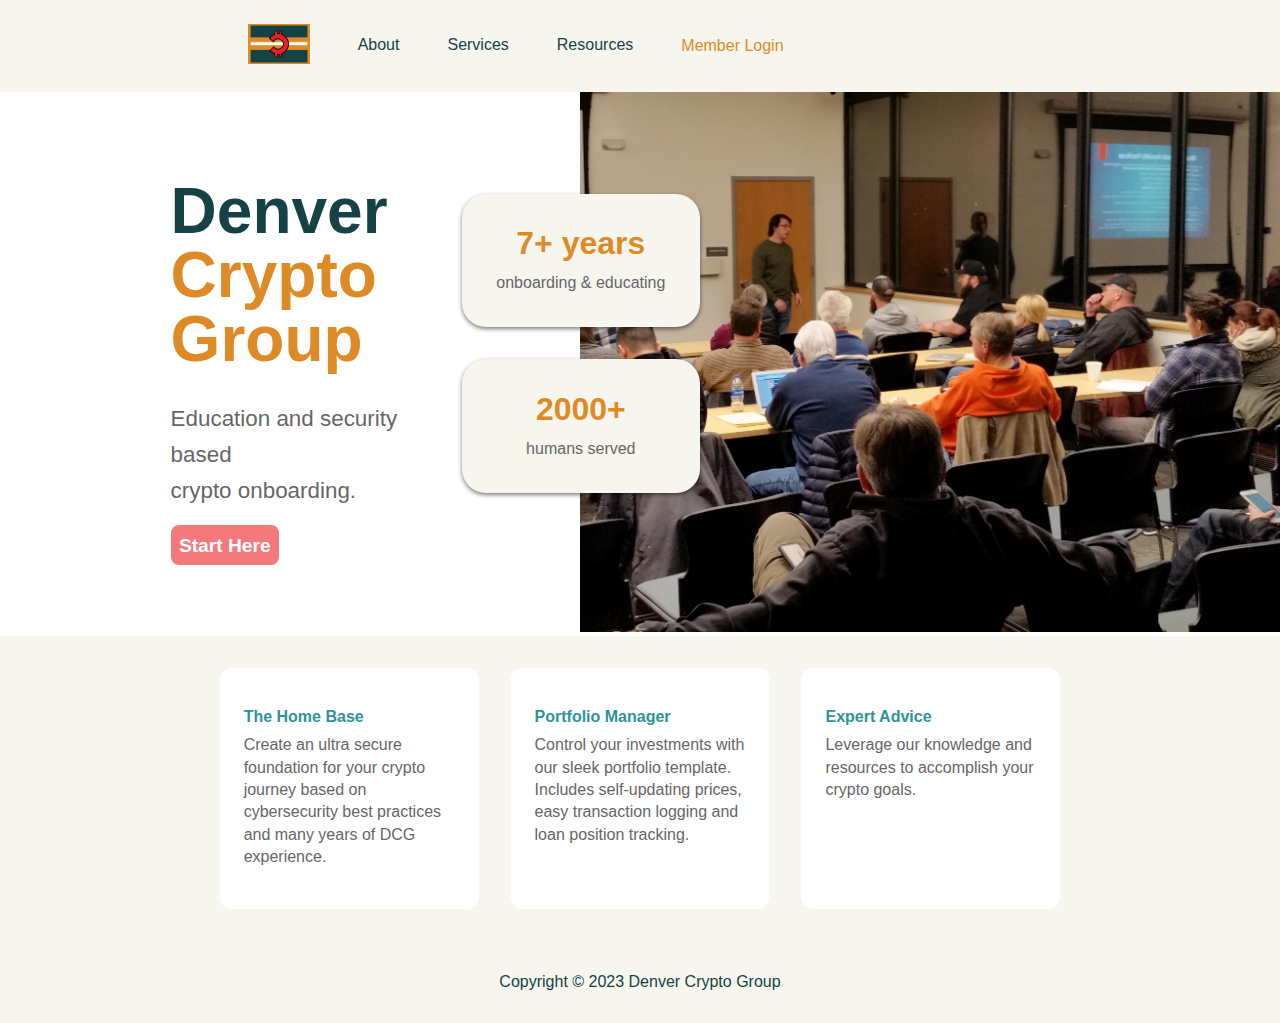
<file: index.html>
<!DOCTYPE html>
<html lang="en">
<head>
  <meta charset="UTF-8">
  <meta name="viewport" content="width=device-width, initial-scale=1.0">
  <title>Landing Page</title>
  <link rel="stylesheet" href="styles.css">
</head>
<body>

  <!-- Navigation Bar -->
  <nav class="navbar">
    <div class="navbar-logo">
      <a href="index.html"><img src="dcg_logo2.png" alt="DCG Logo" class="logo-image"></a> <!-- Logo image -->
    </div>
    <div class="navbar-links">
      <div class="nav-item">
        <a href="index_about.html">About</a>
      </div>  
      <div class="nav-item">  
        <a href="index_services.html">Services</a>
      </div>
      <div class="nav-item">
        <a href="index_resources.html">Resources</a>
        <div class="submenu">
          <a href="index_homebase.html">Homebase</a>
          <a href="index_portemp.html">Portfolio</a>
        </div>
        <!-- More submenu items -->
      </div>
        <a href="index_members.html" class="apply-link">Member Login</a>
      </div>
    </div>
  </nav>

  <!--1st Body Section -->
  <section class="body-section">
    <div class="text-block">
      <h1 class="section-title">Denver<br><span class="highlight">Crypto Group</span></h1>
      <p class="subheadline">Education and security based <br>crypto onboarding.</p>
 <!-- <p class="headline">Learn from the best</p> -->
      <a href="index_homebase.html" class="cta-button">Start Here</a>
    </div>

    <!-- New parent container for image and stat cards -->
    <div class="image-stats-container">
      <div class="image-block">
        <img src="dcgmeetup_2.2.jpg" alt="Audience learning about blockchain">
      </div>
      <!-- Stat Cards Overlay -->
      <div class="stats-overlay">
        <div class="stats-card">
          <h3>7+ years</h3>
          <p>onboarding & educating</p>
        </div>
        <div class="stats-card">
          <h3>2000+</h3>
          <p>humans served</p>
        </div>
      </div>
  </section>
    <!-- New Section with Cards -->
  <section class="cards-section">
    <div class="card">
      <a href="index_homebase.html" class="card-link">
        <h3>The Home Base</h3>
        <p>Create an ultra secure foundation for your crypto journey based on cybersecurity best practices and many years of DCG experience.</p>
      </a>
    </div>
    <div class="card">
      <a href="index_homebase.html" class="card-link">
        <h3>Portfolio Manager</h3>
        <p>Control your investments with our sleek portfolio template. Includes self-updating prices, easy transaction logging and loan position tracking.</p>
      </a>
    </div>
    <div class="card">
      <a href="index_homebase.html" class="card-link">
        <h3>Expert Advice</h3>
        <p>Leverage our knowledge and resources to accomplish your crypto goals.</p>
      </a>
    </div>
  </section>

  <!-- Footer -->
  <footer class="footer">
    <p>Copyright © 2023 Denver Crypto Group</p>
  </footer>

</body>
</html>
</file>
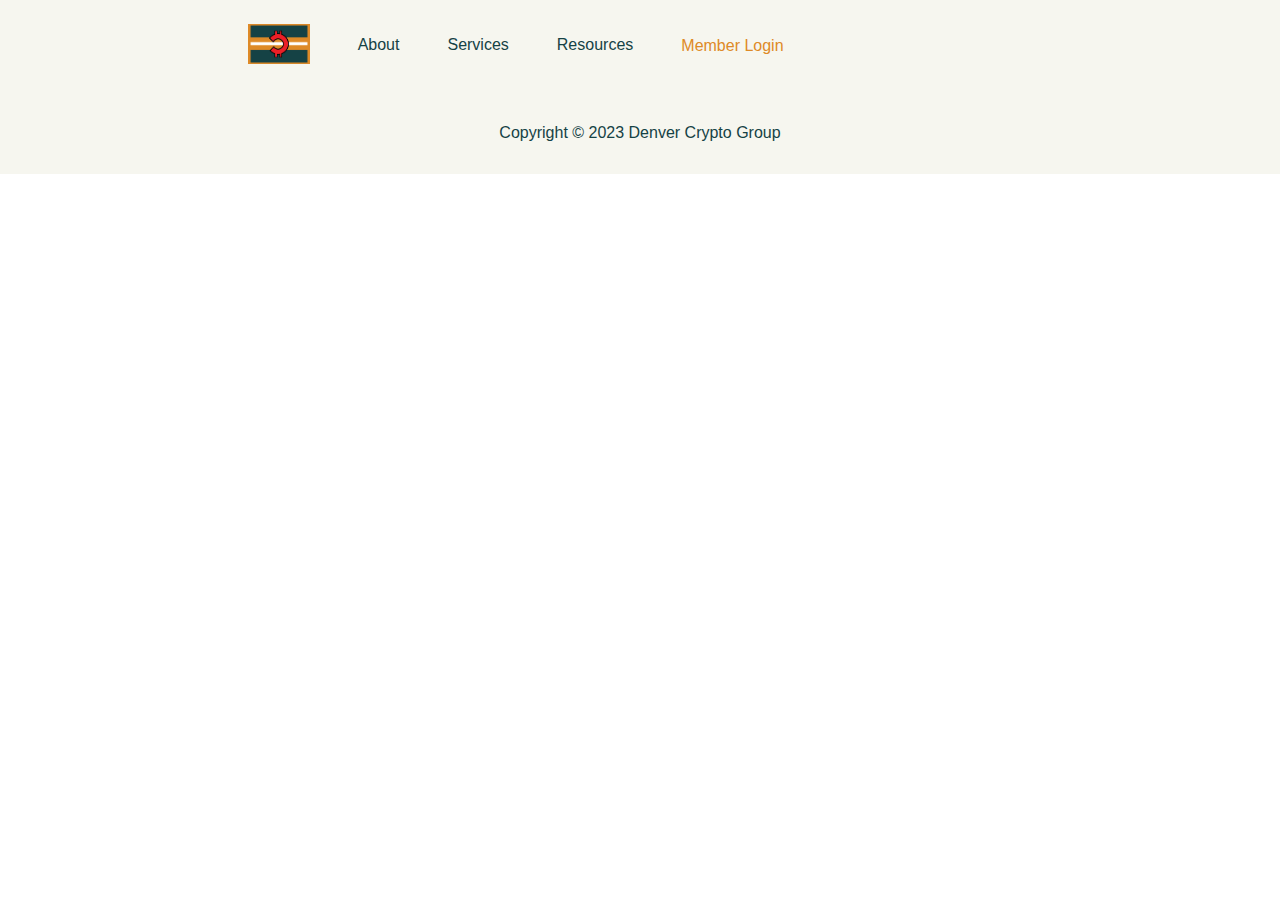
<file: index_about.html>
<!DOCTYPE html>
<html lang="en">
<head>
  <meta charset="UTF-8">
  <meta name="viewport" content="width=device-width, initial-scale=1.0">
  <title>Landing Page</title>
  <link rel="stylesheet" href="styles.css">
</head>
<body>

  <!-- Navigation Bar -->
  <nav class="navbar">
    <div class="navbar-logo">
      <a href="index.html"><img src="dcg_logo2.png" alt="DCG Logo" class="logo-image"></a> <!-- Logo image -->
    </div>
    <div class="navbar-links">
      <div class="nav-item">
        <a href="index_about.html">About</a>
      </div>  
      <div class="nav-item">  
        <a href="index_services.html">Services</a>
      </div>
      <div class="nav-item">
        <a href="index_resources.html">Resources</a>
        <div class="submenu">
          <a href="index_homebase.html">Homebase</a>
          <a href="index_portemp.html">Portfolio</a>
        </div>
        <!-- More submenu items -->
      </div>
        <a href="index_members.html" class="apply-link">Member Login</a>
      </div>
    </div>
  </nav>

  <!--1st Body Section -->
  <!--section class="body-section">
    <div class="text-block">
      <h1 class="section-title">Denver<br><span class="highlight">Crypto Group</span></h1>
      <p class="subheadline">Education and security based <br>crypto onboarding.</p>
 <!-- <p class="headline">Learn from the best</p> -->
      <!--a href="#" class="cta-button">Start Here</a>
    </div-->

  <!-- Footer -->
  <footer class="footer">
    <p>Copyright © 2023 Denver Crypto Group</p>
  </footer>

</body>
</html>
</file>
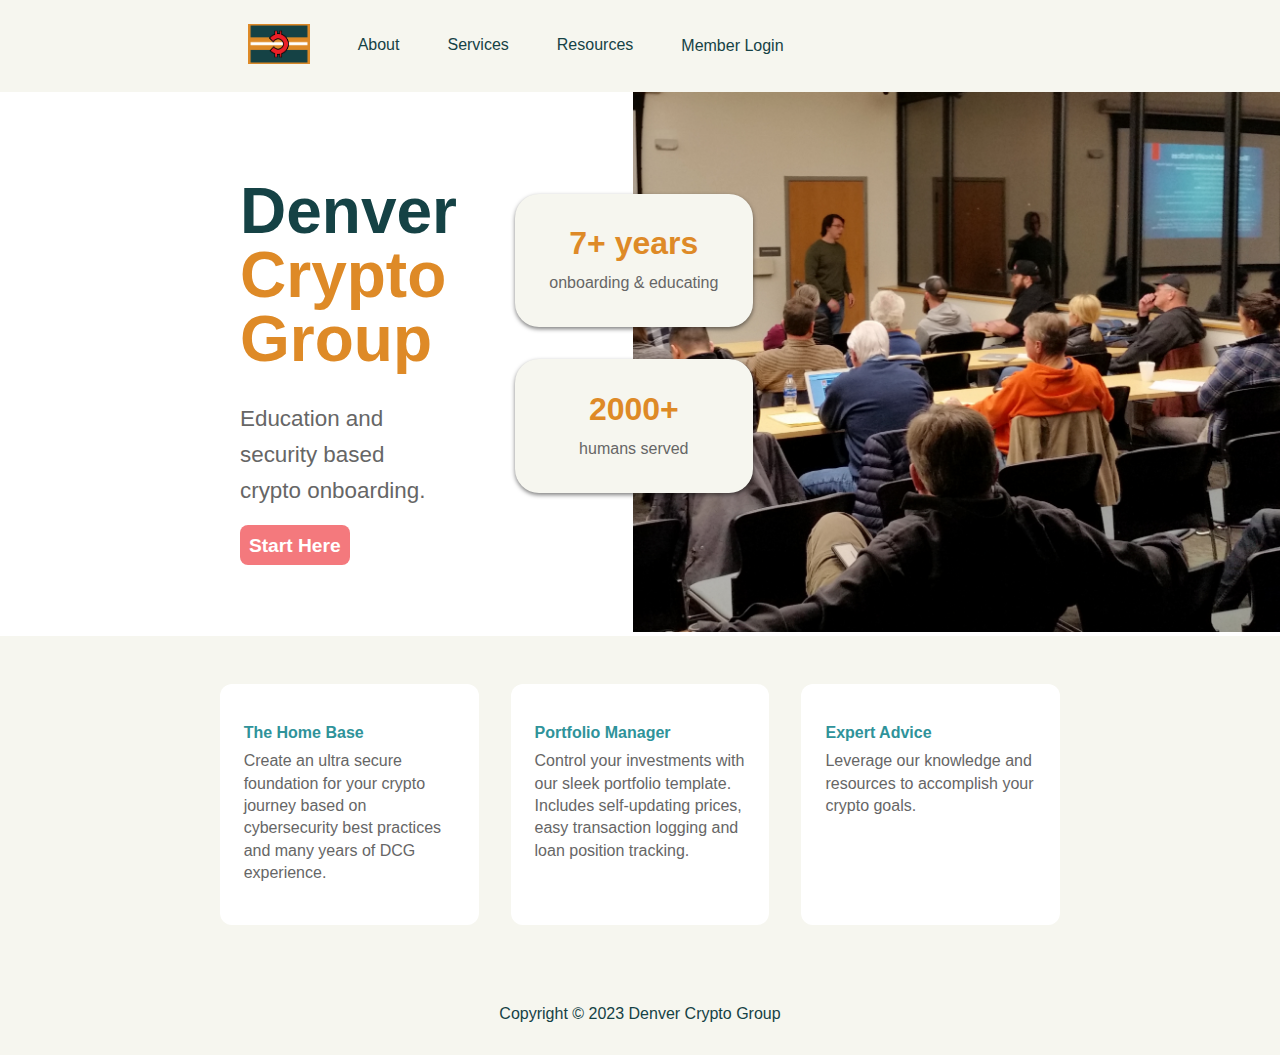
<file: v2_index.html>
<!DOCTYPE html>
<html lang="en">
<head>
  <meta charset="UTF-8">
  <meta name="viewport" content="width=device-width, initial-scale=1.0">
  <title>Landing Page</title>
  <link rel="stylesheet" href="v2_styles.css">
</head>
<body>

  <!-- Navigation Bar -->
  <nav class="navbar">
    <div class="navbar-logo">
      <a href="v2_index.html"><img src="dcg_logo2.png" alt="DCG Logo" class="logo-image"></a> <!-- Logo image -->
    </div>
    <div class="navbar-links">
      <div class="nav-item">
        <a href="v2_index_about.html">About</a>
      </div>  
      <div class="nav-item">  
        <a href="v2_index_services.html">Services</a>
      </div>
      <div class="nav-item">
        <a href="v2_index_resources.html">Resources</a>
        <div class="submenu">
          <a href="v2_index_homebase.html">Homebase</a>
          <a href="v2_index_portemp.html">Portfolio</a>
        </div>
        <!-- More submenu items -->
      </div>
        <a href="v2_index_members.html" class="apply-link">Member Login</a>
      </div>
    </div>
  </nav>

  <!--1st Body Section -->
  <section class="body-section">
    <div class="text-block">
      <h1 class="section-title">Denver<br><span class="highlight">Crypto Group</span></h1>
      <p class="subheadline">Education and security based <br>crypto onboarding.</p>
 <!-- <p class="headline">Learn from the best</p> -->
      <a href="#" class="cta-button">Start Here</a>
    </div>

    <!-- New parent container for image and stat cards -->
    <div class="image-stats-container">
      <div class="image-block">
        <img src="dcgmeetup_2.2.jpg" alt="Audience learning about blockchain">
      </div>
      <!-- Stat Cards Overlay -->
      <div class="stats-overlay">
        <div class="stats-card">
          <h3>7+ years</h3>
          <p>onboarding & educating</p>
        </div>
        <div class="stats-card">
          <h3>2000+</h3>
          <p>humans served</p>
        </div>
      </div>
  </section>
    <!-- New Section with Cards -->
  <section class="cards-section">
    <div class="card">
      <a href="v2_index_homebase.html" class="card-link">
        <h3>The Home Base</h3>
        <p>Create an ultra secure foundation for your crypto journey based on cybersecurity best practices and many years of DCG experience.</p>
      </a>
    </div>
    <div class="card">
      <a href="v2_index_homebase.html" class="card-link">
        <h3>Portfolio Manager</h3>
        <p>Control your investments with our sleek portfolio template. Includes self-updating prices, easy transaction logging and loan position tracking.</p>
      </a>
    </div>
    <div class="card">
      <a href="v2_index_homebase.html" class="card-link">
        <h3>Expert Advice</h3>
        <p>Leverage our knowledge and resources to accomplish your crypto goals.</p>
      </a>
    </div>
  </section>

  <!-- Footer -->
  <footer class="footer">
    <p>Copyright © 2023 Denver Crypto Group</p>
  </footer>

</body>
</html>
</file>
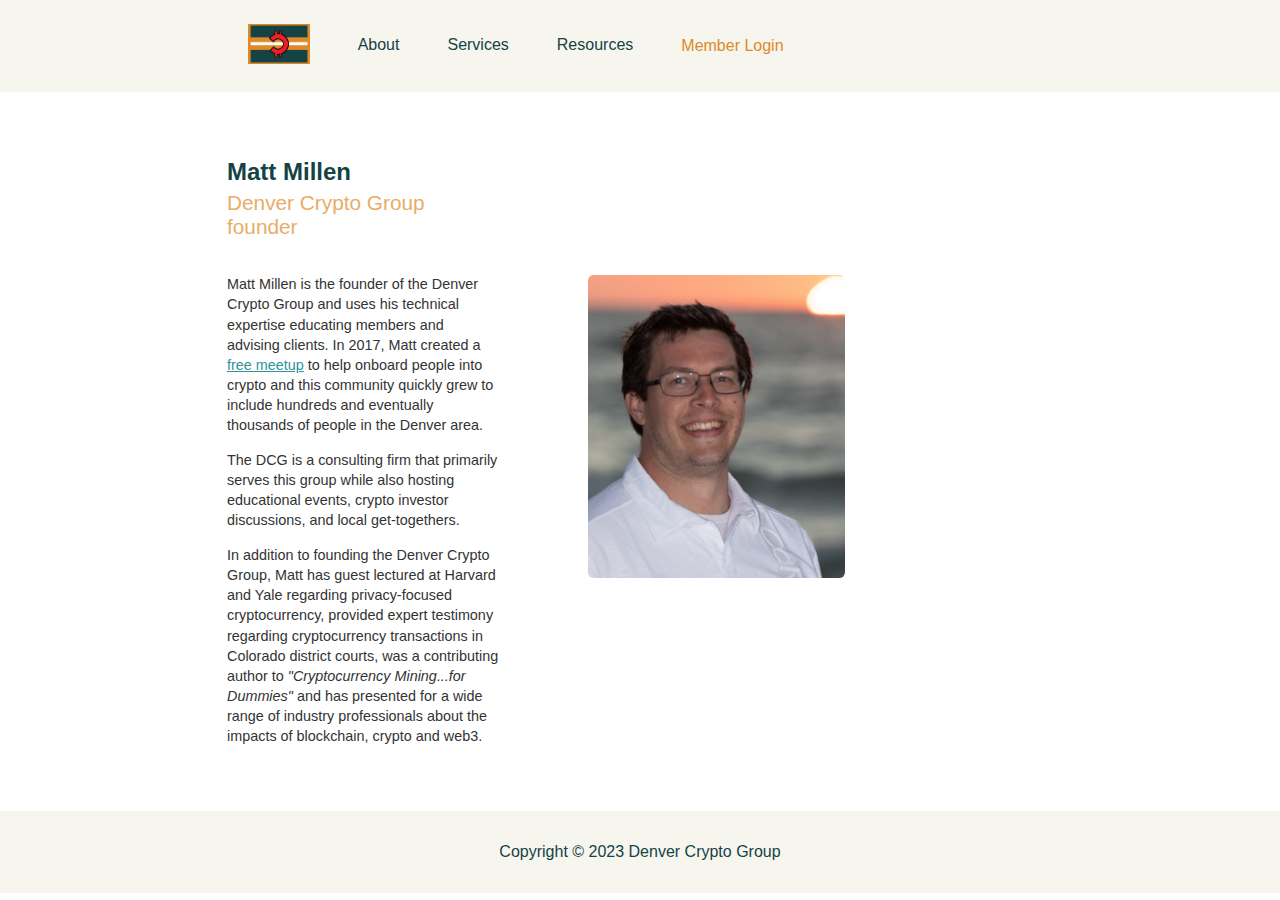
<file: v2_index_about.html>
<!DOCTYPE html>
<html lang="en">
<head>
  <meta charset="UTF-8">
  <meta name="viewport" content="width=device-width, initial-scale=1.0">
  <title>Denver Crypto Services</title>
  <link rel="stylesheet" href="styles.css">
</head>
<body>

  <!-- Navigation Bar -->
  <nav class="navbar">
    <div class="hamburger-menu" onclick="toggleMenu()">
      <div class="bar"></div>
      <div class="bar"></div>
      <div class="bar"></div>
    </div>
    <div class="navbar-logo">
      <a href="index.html"><img src="dcg_logo2.png" alt="DCG Logo" class="logo-image"></a> <!-- Logo image -->
    </div>
    <div class="navbar-links">
      <div class="nav-item">
        <a href="v2_index_about.html">About</a>
      </div>  
      <div class="nav-item">  
        <a href="v2_index_services.html" onclick="toggleSubmenu('services-submenu');">Services</a>
        <div class="submenu" id="services-submenu">
          <a href="v2_index_services.html#homebase">Training</a>
          <a href="v2_index_services.html#expert">Advising</a>
          <a href="v2_index_services.html#speaker">Speaking</a>
        </div>
      </div>
      <div class="nav-item">
        <a href="v2_index_resources.html" onclick="toggleSubmenu('resources-submenu');">Resources</a>
        <div class="submenu" id="resources-submenu">
          <a href="v2_index_resources.html#portfolio">Portfolio</a>
          <a href="v2_index_resources.html#guide">Guide</a>
          <a href="v2_index_resources.html#news">News</a>
        </div>
      </div>
      <div class="nav-item">
        <!--a href="v2_index_events.html">Events</a-->
      </div>  
        <a href="v2_index_members.html" class="apply-link">Member Login</a>
      </div>
    </div>
  </nav>

  <!--1st Body Section -->
    <section class="executive-profile">
        <div class="profile-content">
            <h1>Matt Millen</h1>
            <h2>Denver Crypto Group founder</h2>
            <p>
                Matt Millen is the founder of the Denver Crypto Group and uses his technical expertise educating 
                members and advising clients. In 2017, Matt created a <a href="https://www.meetup.com/denver-crypto-group/" target="_blank" rel="noopener noreferrer">free meetup</a> to help onboard people 
                into crypto and this community quickly grew to include hundreds and eventually thousands 
                of people in the Denver area. 
            </p>    
            <p> The DCG is a consulting firm that primarily serves this group while also hosting educational
                events, crypto investor discussions, and local get-togethers.
            </p>
            <p>    
                In addition to founding the Denver Crypto Group, Matt has guest lectured at Harvard and Yale regarding
                privacy-focused cryptocurrency, provided expert testimony regarding cryptocurrency transactions in 
                Colorado district courts, was a contributing author to <i> "Cryptocurrency Mining...for Dummies" </i> and 
                has presented for a wide range of industry professionals about the impacts of blockchain, crypto and web3. 
                <!-- More content... -->
            </p>
        </div>
        <div class="profile-image">
            <img src="mm_headshot.jpg" alt="mm headshot">
        </div>
    </section>

  <!-- Footer -->
  <footer class="footer">
    <p>Copyright © 2023 Denver Crypto Group</p>
  </footer>

<script>
function toggleMenu() {
  var links = document.querySelector('.navbar .navbar-links');
  if (links.style.display === 'flex') {
    links.style.display = 'none';
  } else {
    links.style.display = 'flex';
  }
}

// Function to toggle submenus
function toggleSubmenu(submenuId) {
  var submenu = document.getElementById(submenuId);
  if (submenu.style.display === 'block') {
    submenu.style.display = 'none';
  } else {
    submenu.style.display = 'block';
  }
  // Prevent the main menu from closing when a submenu is clicked
  event.stopPropagation();
}
</script>

</body>
</html>
</file>
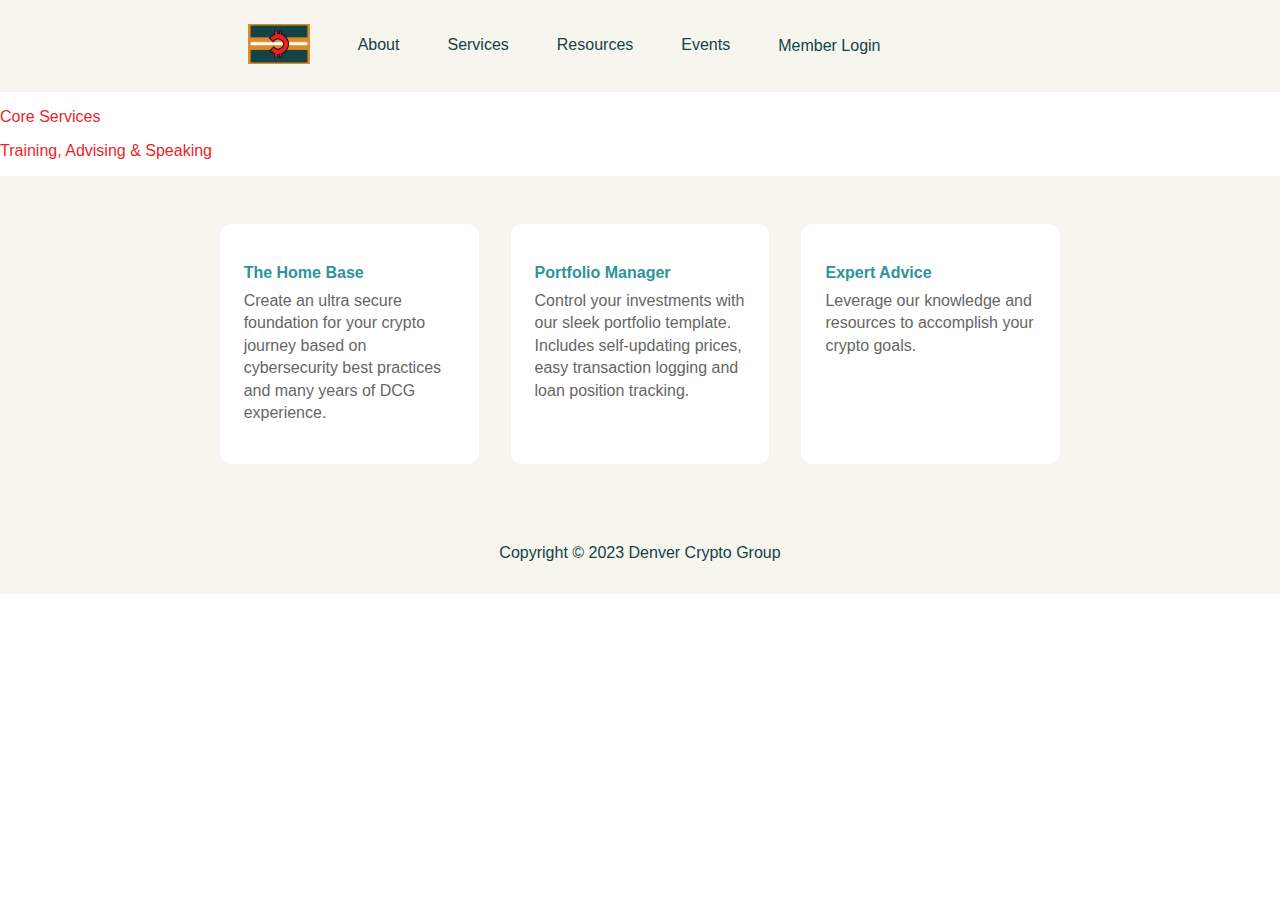
<file: v2_index_events.html>
<!DOCTYPE html>
<html lang="en">
<head>
  <meta charset="UTF-8">
  <meta name="viewport" content="width=device-width, initial-scale=1.0">
  <title>Denver Crypto Services</title>
  <link rel="stylesheet" href="v2_styles.css">
</head>
<body>

  <!-- Navigation Bar -->
  <nav class="navbar">
    <div class="hamburger-menu" onclick="toggleMenu()">
      <div class="bar"></div>
      <div class="bar"></div>
      <div class="bar"></div>
    </div>
    <div class="navbar-logo">
      <a href="v2_index.html"><img src="dcg_logo2.png" alt="DCG Logo" class="logo-image"></a> <!-- Logo image -->
    </div>
    <div class="navbar-links">
      <div class="nav-item">
        <a href="v2_index_about.html">About</a>
      </div>  
      <div class="nav-item">  
        <a href="v2_index_services.html" onclick="toggleSubmenu('services-submenu');">Services</a>
        <div class="submenu" id="services-submenu">
          <a href="v2_index_homebase.html">Training</a>
          <a href="v2_index_portemp.html">Advising</a>
          <a href="v2_index_portemp.html">Speaking</a>
        </div>
      </div>
      <div class="nav-item">
        <a href="v2_index_resources.html">Resources</a>
      </div>
      <div class="nav-item">
        <a href="v2_index_events.html">Events</a>
      </div>  
        <a href="v2_index_members.html" class="apply-link">Member Login</a>
      </div>
    </div>
  </nav>

  <!--1st Body Section -->
  <section class="full-width-image-section">
    <!--img src="dcgmeetup_3.jpeg" alt="denver crypto group class" class="full-width-image"-->  <!-- Image is now set as a background in the CSS -->
    <div class="overlay-text-boxes">
      <div class="text-box" id="text-box-1">
        <p>Core Services</p>
      </div>
      <div class="text-box" id="text-box-2">
        <p>Training, Advising & Speaking</p>
      </div>
    </div>
  </section>
  
  <!-- New Section with Cards -->
  <section class="cards-section">
    <div class="card">
      <a href="v2_index_homebase.html" class="card-link">
        <h3>The Home Base</h3>
        <p>Create an ultra secure foundation for your crypto journey based on cybersecurity best practices and many years of DCG experience.</p>
      </a>
    </div>
    <div class="card">
      <a href="v2_index_homebase.html" class="card-link">
        <h3>Portfolio Manager</h3>
        <p>Control your investments with our sleek portfolio template. Includes self-updating prices, easy transaction logging and loan position tracking.</p>
      </a>
    </div>
    <div class="card">
      <a href="v2_index_homebase.html" class="card-link">
        <h3>Expert Advice</h3>
        <p>Leverage our knowledge and resources to accomplish your crypto goals.</p>
      </a>
    </div>
  </section>

  <!-- Footer -->
  <footer class="footer">
    <p>Copyright © 2023 Denver Crypto Group</p>
  </footer>

<script>
function toggleMenu() {
  var links = document.querySelector('.navbar .navbar-links');
  if (links.style.display === 'flex') {
    links.style.display = 'none';
  } else {
    links.style.display = 'flex';
  }
}

// Function to toggle submenus
function toggleSubmenu(submenuId) {
  var submenu = document.getElementById(submenuId);
  if (submenu.style.display === 'block') {
    submenu.style.display = 'none';
  } else {
    submenu.style.display = 'block';
  }
  // Prevent the main menu from closing when a submenu is clicked
  event.stopPropagation();
}
</script>

</body>
</html>
</file>
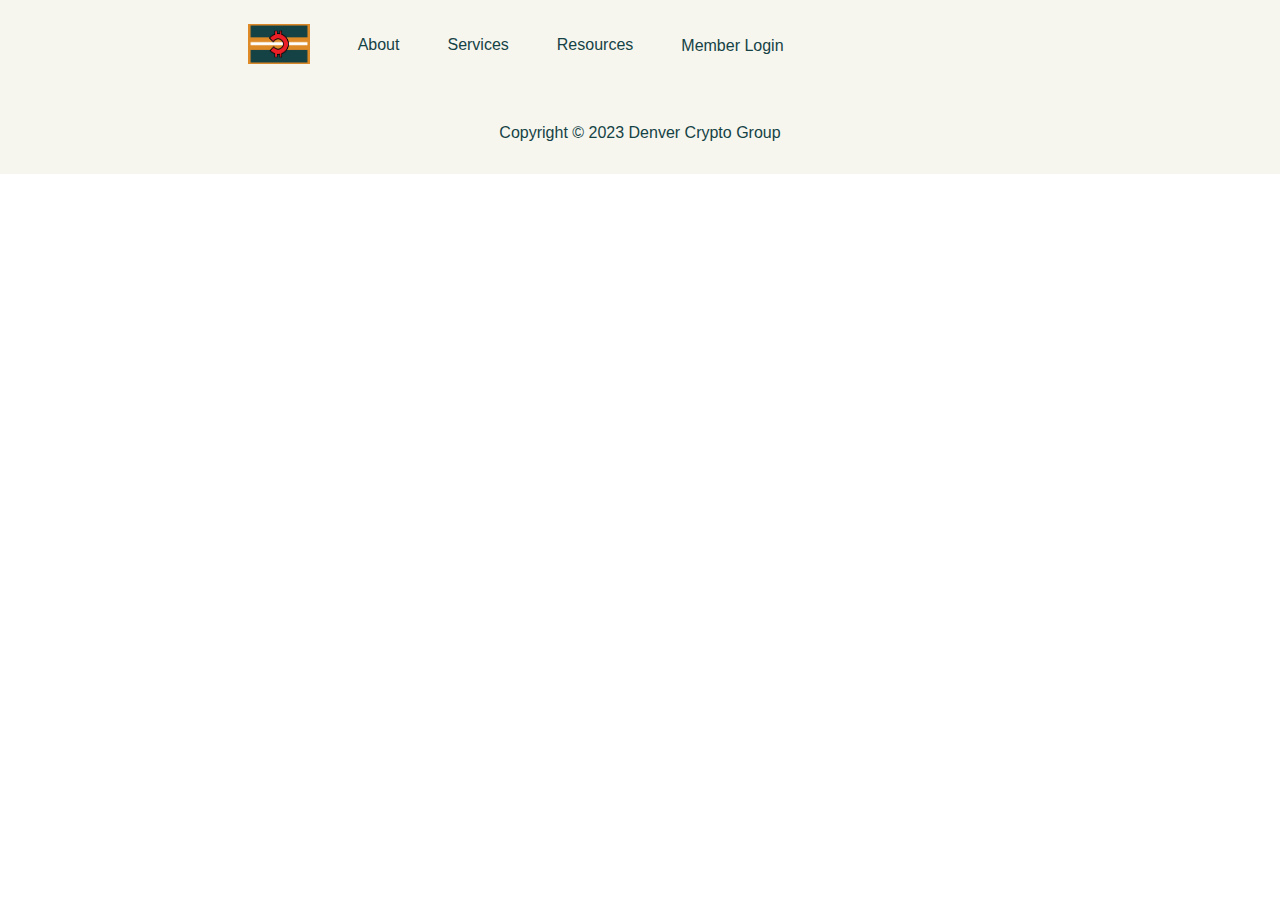
<file: v2_index_homebase.html>
<!DOCTYPE html>
<html lang="en">
<head>
  <meta charset="UTF-8">
  <meta name="viewport" content="width=device-width, initial-scale=1.0">
  <title>Landing Page</title>
  <link rel="stylesheet" href="v2_styles.css">
</head>
<body>

  <!-- Navigation Bar -->
  <nav class="navbar">
    <div class="navbar-logo">
      <a href="v2_index.html"><img src="dcg_logo2.png" alt="DCG Logo" class="logo-image"></a> <!-- Logo image -->
    </div>
    <div class="navbar-links">
      <div class="nav-item">
        <a href="v2_index_about.html">About</a>
      </div>  
      <div class="nav-item">  
        <a href="v2_index_services.html">Services</a>
      </div>
      <div class="nav-item">
        <a href="v2_index_resources.html">Resources</a>
        <div class="submenu">
          <a href="v2_index_homebase.html">Homebase</a>
          <a href="v2_index_portemp.html">Portfolio</a>
        </div>
        <!-- More submenu items -->
      </div>
        <a href="v2_index_members.html" class="apply-link">Member Login</a>
      </div>
    </div>
  </nav>

  <!--1st Body Section -->
  <!--section class="body-section">
    <div class="text-block">
      <h1 class="section-title">Denver<br><span class="highlight">Crypto Group</span></h1>
      <p class="subheadline">Education and security based <br>crypto onboarding.</p>
 <!-- <p class="headline">Learn from the best</p> -->
      <!--a href="#" class="cta-button">Start Here</a>
    </div-->

  <!-- Footer -->
  <footer class="footer">
    <p>Copyright © 2023 Denver Crypto Group</p>
  </footer>

</body>
</html>
</file>
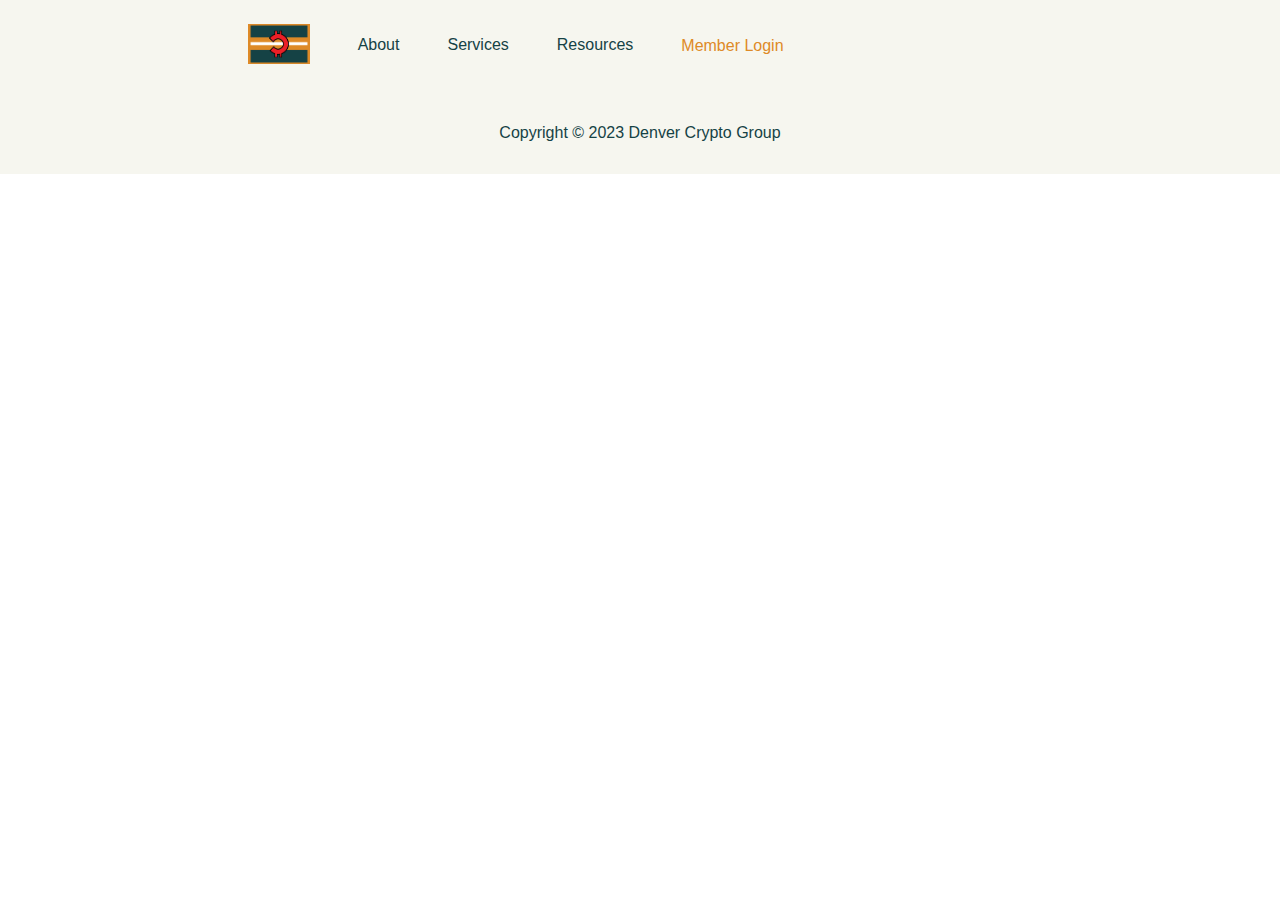
<file: v2_index_members.html>
<!DOCTYPE html>
<html lang="en">
<head>
  <meta charset="UTF-8">
  <meta name="viewport" content="width=device-width, initial-scale=1.0">
  <title>Denver Crypto Services</title>
  <link rel="stylesheet" href="styles.css">
</head>
<body>

  <!-- Navigation Bar -->
  <nav class="navbar">
    <div class="hamburger-menu" onclick="toggleMenu()">
      <div class="bar"></div>
      <div class="bar"></div>
      <div class="bar"></div>
    </div>
    <div class="navbar-logo">
      <a href="index.html"><img src="dcg_logo2.png" alt="DCG Logo" class="logo-image"></a> <!-- Logo image -->
    </div>
    <div class="navbar-links">
      <div class="nav-item">
        <a href="v2_index_about.html">About</a>
      </div>  
      <div class="nav-item">  
        <a href="v2_index_services.html" onclick="toggleSubmenu('services-submenu');">Services</a>
        <div class="submenu" id="services-submenu">
          <a href="v2_index_services.html#homebase">Training</a>
          <a href="v2_index_services.html#expert">Advising</a>
          <a href="v2_index_services.html#speaker">Speaking</a>
        </div>
      </div>
      <div class="nav-item">
        <a href="v2_index_resources.html" onclick="toggleSubmenu('resources-submenu');">Resources</a>
        <div class="submenu" id="resources-submenu">
          <a href="v2_index_resources.html#portfolio">Portfolio</a>
          <a href="v2_index_resources.html#guide">Guide</a>
          <a href="v2_index_resources.html#news">News</a>
        </div>
      </div>
      <div class="nav-item">
        <!--a href="v2_index_events.html">Events</a-->
      </div>  
        <a href="v2_index_members.html" class="apply-link">Member Login</a>
      </div>
    </div>
  </nav>

  <!--1st Body Section -->
  <!--section class="body-section">
    <div class="text-block">
      <h1 class="section-title">Denver<br><span class="highlight">Crypto Group</span></h1>
      <p class="subheadline">Education and security based <br>crypto onboarding.</p>
 <!-- <p class="headline">Learn from the best</p> -->
      <!--a href="#" class="cta-button">Start Here</a>
    </div-->

  <!-- Footer -->
  <footer class="footer">
    <p>Copyright © 2023 Denver Crypto Group</p>
  </footer>

</body>
</html>
</file>
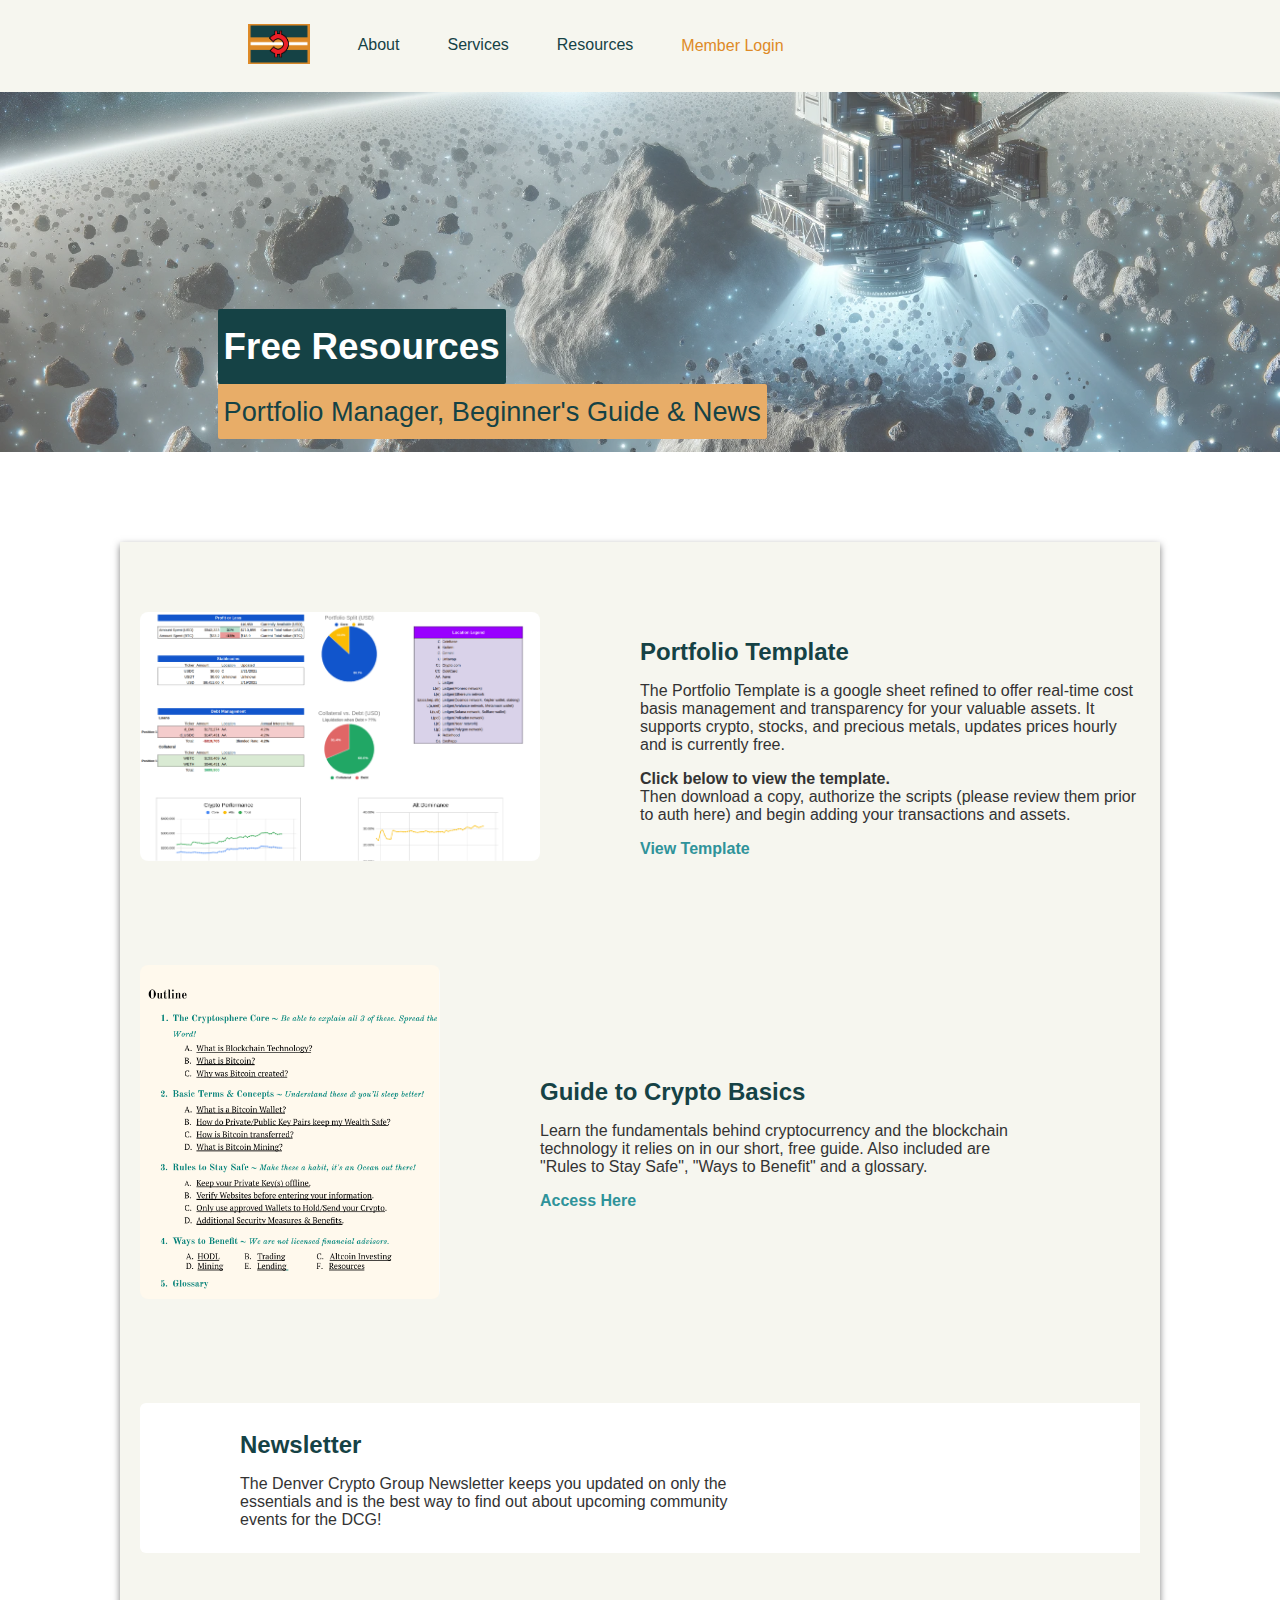
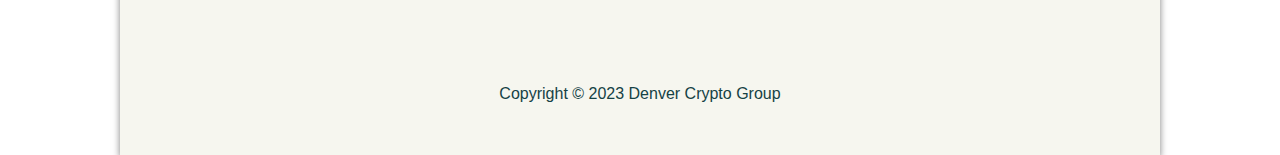
<file: v2_index_resources.html>
<!DOCTYPE html>
<html lang="en">
<head>
  <meta charset="UTF-8">
  <meta name="viewport" content="width=device-width, initial-scale=1.0">
  <title>Denver Crypto Services</title>
  <link rel="stylesheet" href="styles.css">
</head>
<body>

  <!-- Navigation Bar -->
  <nav class="navbar">
    <div class="hamburger-menu" onclick="toggleMenu()">
      <div class="bar"></div>
      <div class="bar"></div>
      <div class="bar"></div>
    </div>
    <div class="navbar-logo">
      <a href="index.html"><img src="dcg_logo2.png" alt="DCG Logo" class="logo-image"></a> <!-- Logo image -->
    </div>
    <div class="navbar-links">
      <div class="nav-item">
        <a href="v2_index_about.html">About</a>
      </div>  
      <div class="nav-item">  
        <a href="v2_index_services.html" onclick="toggleSubmenu('services-submenu');">Services</a>
        <div class="submenu" id="services-submenu">
          <a href="v2_index_services.html#homebase">Training</a>
          <a href="v2_index_services.html#expert">Advising</a>
          <a href="v2_index_services.html#speaker">Speaking</a>
        </div>
      </div>
      <div class="nav-item">
        <a href="v2_index_resources.html" onclick="toggleSubmenu('resources-submenu');">Resources</a>
        <div class="submenu" id="resources-submenu">
          <a href="v2_index_resources.html#portfolio">Portfolio</a>
          <a href="v2_index_resources.html#guide">Guide</a>
          <a href="v2_index_resources.html#news">News</a>
        </div>
      </div>
      <div class="nav-item">
        <!--a href="v2_index_events.html">Events</a-->
      </div>  
        <a href="v2_index_members.html" class="apply-link">Member Login</a>
      </div>
    </div>
  </nav>

  <!--1st Body Section -->
  <section class="full-width-image-section-resources">
    <img src="dcg_asteroidresources_1.4.png" alt="denver crypto resources" class="full-width-image">
    <div class="overlay-text-boxes">
      <div class="text-box" id="text-box-1">
        <p>Free Resources</p>
      </div>
      <div class="text-box" id="text-box-2">
        <p>Portfolio Manager, Beginner's Guide & News</p>
      </div>
    </div>
  </section>
  
  <div class="resources-container">
    <section class="info-section-resources" id="portfolio">
    <div class="info-image-resources">
        <img src="dcg_portfolioss.png" alt="dcg portfolio template">
    </div>
    <div class="info-content-resources">
        <h2>Portfolio Template</h2>
        <p>The Portfolio Template is a google sheet refined to offer real-time cost basis management and transparency for your valuable assets. It supports crypto, stocks, and precious metals, updates prices hourly and is currently free.</p> 
        <p><b>Click below to view the template.</b> <br>Then download a copy, authorize the scripts (please review them prior to auth here) and begin adding your transactions and assets.</p>
        <div class="info-links">
            <a href="https://docs.google.com/spreadsheets/d/16Asan33eLTpsQhomK6n-uLbt5V-k3gyppVz4GmuDMts/edit?usp=sharing">View Template</a>
        </div>
    </div>
    </section>
    
  <!--div class="info-section-title">
      <h1>Advising</h1>
  </div -->
 
<!--Resources Body section -->
  <section class="info-section-resources" id="guide"> 
    <div class="info-image">
        <img src="dcg_guide1.1.png" alt="beginner guide">
    </div>
    <div class="info-content-resources">
        <h2>Guide to Crypto Basics</h2>
        <p>Learn the fundamentals behind cryptocurrency and the blockchain technology it relies on in our short, free guide. Also included are "Rules to Stay Safe", "Ways to Benefit" and a glossary.  </p>
        <div class="info-links">
            <a href="https://docs.google.com/document/d/1Yna9iNZYcKmi6DHHED9kn8n8hmLSO96DyJULlVMjQcY/edit?usp=sharing">Access Here</a>
        </div>
    </div>
  </section>
  
  <section class="info-section-resources" id="news">
    <div class="info-content-resources">
        <h2>Newsletter</h2>
        <p>The Denver Crypto Group Newsletter keeps you updated on only the essentials and is the best way to find out about upcoming community events for the DCG!</p>
    </div>
    <iframe src="https://denvercrypto.substack.com/embed" width="480" height="150" style="border:0px solid #EEE; background:white;" frameborder="0" scrolling="no"></iframe>
  </section>
  
  
  <!-- Footer -->
  <footer class="footer">
    <p>Copyright © 2023 Denver Crypto Group</p>
  </footer>

<script>
function toggleMenu() {
  var links = document.querySelector('.navbar .navbar-links');
  if (links.style.display === 'flex') {
    links.style.display = 'none';
  } else {
    links.style.display = 'flex';
  }
}

// Function to toggle submenus
function toggleSubmenu(submenuId) {
  var submenu = document.getElementById(submenuId);
  if (submenu.style.display === 'block') {
    submenu.style.display = 'none';
  } else {
    submenu.style.display = 'block';
  }
  // Prevent the main menu from closing when a submenu is clicked
  event.stopPropagation();
}
</script>

</body>
</html>
</file>
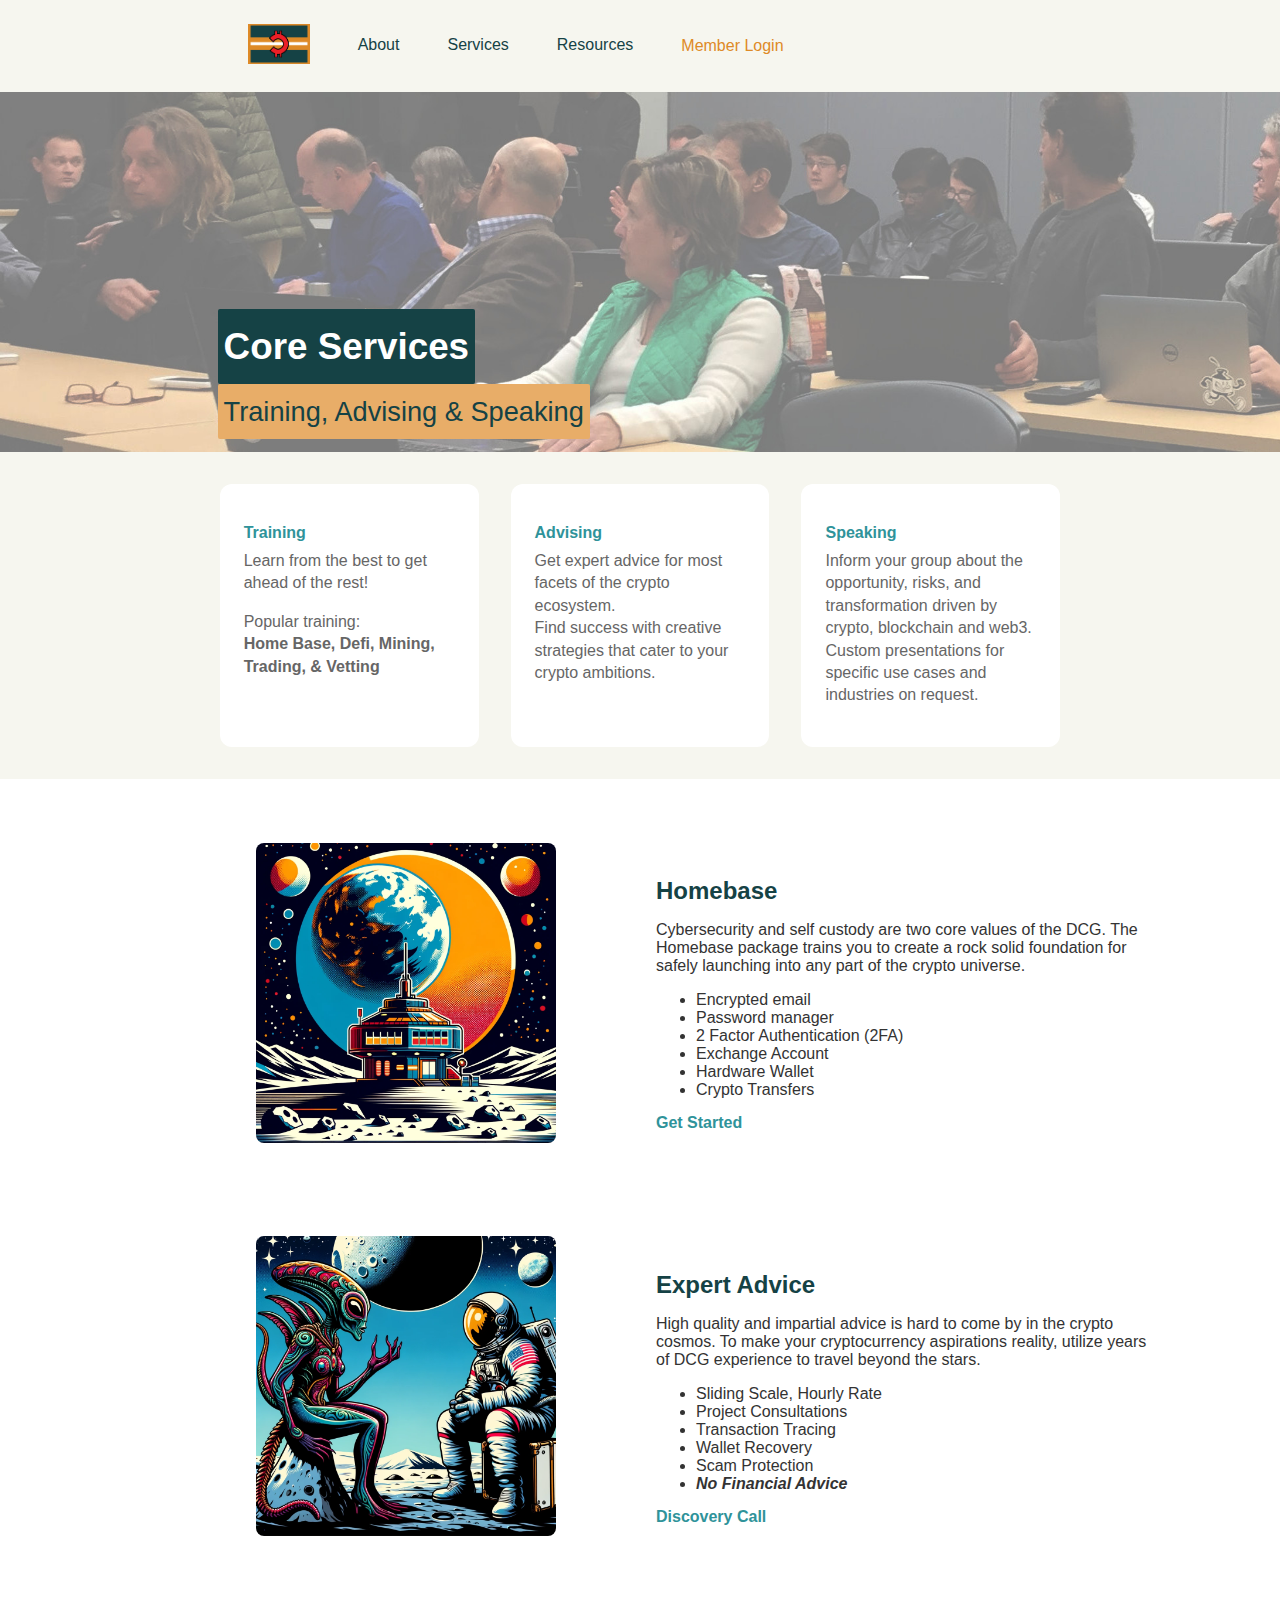
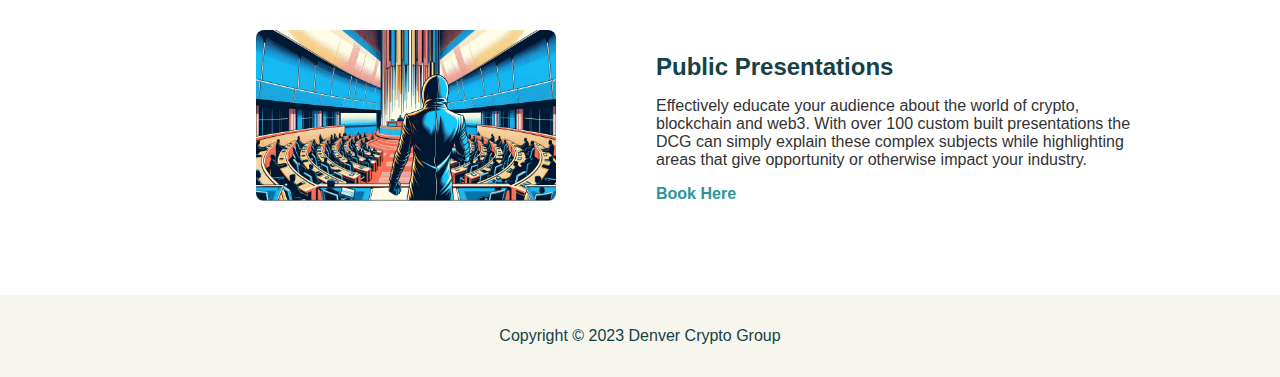
<file: v2_index_services.html>
<!DOCTYPE html>
<html lang="en">
<head>
  <meta charset="UTF-8">
  <meta name="viewport" content="width=device-width, initial-scale=1.0">
  <title>Denver Crypto Services</title>
  <link rel="stylesheet" href="styles.css">
</head>
<body>

  <!-- Navigation Bar -->
  <nav class="navbar">
    <div class="hamburger-menu" onclick="toggleMenu()">
      <div class="bar"></div>
      <div class="bar"></div>
      <div class="bar"></div>
    </div>
    <div class="navbar-logo">
      <a href="index.html"><img src="dcg_logo2.png" alt="DCG Logo" class="logo-image"></a> <!-- Logo image -->
    </div>
    <div class="navbar-links">
      <div class="nav-item">
        <a href="v2_index_about.html">About</a>
      </div>  
      <div class="nav-item">  
        <a href="v2_index_services.html" onclick="toggleSubmenu('services-submenu');">Services</a>
        <div class="submenu" id="services-submenu">
          <a href="v2_index_services.html#homebase">Training</a>
          <a href="v2_index_services.html#expert">Advising</a>
          <a href="v2_index_services.html#speaker">Speaking</a>
        </div>
      </div>
      <div class="nav-item">
        <a href="v2_index_resources.html" onclick="toggleSubmenu('resources-submenu');">Resources</a>
        <div class="submenu" id="resources-submenu">
          <a href="v2_index_resources.html#portfolio">Portfolio</a>
          <a href="v2_index_resources.html#guide">Guide</a>
          <a href="v2_index_resources.html#news">News</a>
        </div>
      </div>
      <div class="nav-item">
        <!--a href="v2_index_events.html">Events</a-->
      </div>  
        <a href="v2_index_members.html" class="apply-link">Member Login</a>
      </div>
    </div>
  </nav>

  <!--1st Body Section -->
  <section class="full-width-image-section">
    <img src="dcgmeetup_3.jpeg" alt="denver crypto blockchain class" class="full-width-image">
    <div class="overlay-text-boxes">
      <div class="text-box" id="text-box-1">
        <p>Core Services</p>
      </div>
      <div class="text-box" id="text-box-2">
        <p>Training, Advising & Speaking</p>
      </div>
    </div>
  </section>
  
  <!-- New Section with Cards -->
  <section class="cards-section">
    <div class="card">
      <a href="v2_index_services.html#homebase" class="card-link">
        <h3>Training</h3>
        <p>Learn from the best to get ahead of the rest!</p><p>Popular training: <br><b>Home Base, Defi, Mining, Trading, & Vetting</b></p>
      </a>
    </div>
    <div class="card">
      <a href="v2_index_services.html#expert" class="card-link">
        <h3>Advising</h3>
        <p>Get expert advice for most facets of the crypto ecosystem. <br>Find success with creative strategies that cater to your crypto ambitions.</p>
      </a>
    </div>
    <div class="card">
      <a href="v2_index_services.html#speaker" class="card-link">
        <h3>Speaking</h3>
        <p>Inform your group about the opportunity, risks, and transformation driven by crypto, blockchain and web3. Custom presentations for specific use cases and industries on request.</p>
      </a>
    </div>
  </section>
  
  <!-- New Section for Homebase -->
  <!--div class="info-section-title">
      <h1>Training</h1>
  </div -->
  <section class="info-section" id="homebase">
    <div class="info-image">
        <img src="dcg_homemoonbase.png" alt="dcg moon home base">
    </div>
    <div class="info-content">
        <h2>Homebase</h2>
        <p>Cybersecurity and self custody are two core values of the DCG. The Homebase package trains you to create a rock solid foundation for safely launching into any part of the crypto universe.</p>
        <ul>
        <li>Encrypted email</li>
        <li>Password manager</li>
        <li>2 Factor Authentication (2FA)</li>
        <li>Exchange Account</li>
        <li>Hardware Wallet</li>
        <li>Crypto Transfers</li> 
        </ul>
        <div class="info-links">
            <a href="https://calendly.com/matt_crypto/15-min-intro">Get Started</a>
        </div>
    </div>
  </section>

  <!--div class="info-section-title">
      <h1>Advising</h1>
  </div -->
  <section class="info-section" id="expert">
    <div class="info-image">
        <img src="dcg_alienadvisor.png" alt="dcg advising alien">
    </div>
    <div class="info-content">
        <h2>Expert Advice</h2>
        <p>High quality and impartial advice is hard to come by in the crypto cosmos. To make your cryptocurrency aspirations reality, utilize years of DCG experience to travel beyond the stars.</p>
        <ul>
        <li>Sliding Scale, Hourly Rate</li>
        <li>Project Consultations</li>
        <li>Transaction Tracing</li>
        <li>Wallet Recovery</li>
        <li>Scam Protection</li>
        <li><b><i>No Financial Advice</b></i></li> 
        </ul>
        <div class="info-links">
            <a href="https://calendly.com/matt_crypto/15-min-intro">Discovery Call</a>
        </div>
    </div>
  </section>
  
  <section class="info-section" id="speaker">
    <div class="info-image">
        <img src="dcg_anonspeaker.png" alt="dcg speaker alien">
    </div>
    <div class="info-content">
        <h2 id="speaker">Public Presentations</h2>
        <p>Effectively educate your audience about the world of crypto, blockchain and web3. With over 100 custom built presentations the DCG can simply explain these complex subjects while highlighting areas that give opportunity or otherwise impact your industry.</p>
        <div class="info-links">
            <a href="https://calendly.com/matt_crypto/15-min-intro">Book Here</a>
        </div>
    </div>
  </section>


  <!-- Footer -->
  <footer class="footer">
    <p>Copyright © 2023 Denver Crypto Group</p>
  </footer>

<script>
function toggleMenu() {
  var links = document.querySelector('.navbar .navbar-links');
  if (links.style.display === 'flex') {
    links.style.display = 'none';
  } else {
    links.style.display = 'flex';
  }
}

// Function to toggle submenus
function toggleSubmenu(submenuId) {
  var submenu = document.getElementById(submenuId);
  if (submenu.style.display === 'block') {
    submenu.style.display = 'none';
  } else {
    submenu.style.display = 'block';
  }
  // Prevent the main menu from closing when a submenu is clicked
  event.stopPropagation();
}
</script>

</body>
</html>
</file>
<file: styles.css>
/* Base styles */
body {
  margin: 0;
  font-family: 'Tahoma', Helvetica, sans-serif;
  background-color: #fff;
  color: #000;
}


/* Navigation bar styles */
.navbar {
  background-color: #f6f6ef;
  padding: 1.5rem 1rem;
  display: flex;
  justify-content: left;
  align-items: center;
}

.navbar .navbar-links {
  position: relative;
  display: flex; /* Align navbar links horizontally */
}

.navbar .navbar-links .apply-link {
  color: #DE8A27;
}

.navbar .navbar-links .apply-link:hover {
  color: #ec1f27;
}

	/* Container for the submenu */
.navbar .nav-item { 
  position: relative; 
}

.navbar a {
  color: #154245;
  text-decoration: none;
  padding: .1rem 1.5rem;
  font-weight: normal;
}

.navbar .nav-item a:hover {
  color: #49e4ef;
}

	/* Styles for the dropdown menus */
.navbar .nav-item .submenu {
  display: none; /* Hide the submenu by default */
  position: absolute; /* Position submenu in relation to nav-item */
  top: 100%;
  left: 0;
  background-color: #fff; /* Submenu background */
  border-radius: 6px;
  box-shadow: 0 5px 10px 0 rgba(0,0,0,0.2); /* Optional: add some shadow */
  z-index: 1000; /* Ensure the submenu appears above other content */
}

	/* Show the submenu on hover */
.navbar .nav-item:hover .submenu {
  display: block; /* Display submenu on hover */
  padding: 3%;
  border-radius: 6px;
  min-width: 150px; /* Set minimum width for the submenu */
}

	/* Style submenu items */
.navbar .nav-item .submenu a {
  color: #154245;
  padding: 12px 16px;
  text-decoration: none;
  display: block; /* Submenu items should stack vertically */
}

	/* Change submenu item background on hover */
.navbar .nav-item .submenu a:hover {
  color: #154245;
  background-color: #ddd; /* Light grey background on hover */
}

.navbar .logo-image {
  margin-left: 13rem;
  height: 40px; /* Adjust the height as needed */
  width: auto;
}

	/* Hamburger Menu - visible on small screens */
.hamburger-menu {
  cursor: pointer;
  display: none; /* Hidden by default */
  flex-direction: column;
  justify-content: space-around;
  position: relative;
  z-index: 2000;
  margin-left: 33%;
  height: 25px; /* Hamburger icon height */
  width: 30px; /* Hamburger icon width */
}

.hamburger-menu .bar {
  background-color: #333;
  text-align: center;
  height: 2px;
  z-index: 2000;
  width: 100%;
}

	/* Hide submenus by default */
.submenu {
  display: none;
  /* other styles... */
}

	/* Style for when submenu is active (visible) */
.submenu.active {
  display: block;
}


/* Body section styles */
.body-section {
  display: flex;
  padding: 0;
}

.executive-profile {
  display: flex;
  align-items: flex-start;
  justify-content: center;
  padding: 50px;
  background-color: #fff; /* Light grey background */
}

.profile-content {
  max-width: 23%; /* Limit the width of the text block */
  margin-left: 15%;
  padding-right: 90px; /* Space between the text and the image */
}

.profile-content h1 {
  font-size: 1.5em; /* Large text for the main title */
  color: #154245;
  margin-bottom: 0.2em;
}

.profile-content h2 {
  font-size: 1.3em; /* Smaller text for the subtitle */
  color: #e8ad68; /* Dark grey for the subtitle */
  font-weight: normal;
  margin-top: 0.2em;
  margin-bottom: 1.7em;
}

.profile-content p {
  line-height: 1.4;
  font-size: .9em;
  color: #333; /* Darker text for better readability */
  margin-bottom: 1em;
}

.profile-content p a {
  color: #2f939a; /* Example color */
  text-decoration: underline; /* Keeps the underline to indicate it's a link */
  /* Additional styles as needed */
}

.profile-image {
  flex: 1;
  display: flex;
  margin-top: 133px;
  justify-content: left; /* Center image in the space */
}

.profile-image img {
  border-radius: 2%; /* Gives a slight oval shape to the square image */
  max-width: 40%; /* Ensures image is responsive and doesn't overflow */
  height: auto; /* Maintain aspect ratio */
}

.text-block {
  flex: 1;
  padding: 2rem;
  display: flex;
  flex-direction: column;
  justify-content: center; /* Center the content vertically */
  margin-right: 6rem; /* Adjust the right margin as needed */
  background-color: #fff;
}

.text-block .section-title {
  font-family: 'Tahoma', Helvetica, sans-serif;
  font-size: 4rem; /* Example size, adjust as needed */
  color: #154245; /* Example color, adjust as needed */
  text-align: left;
  line-height: 1; /* Adjust this value as needed */
  margin-left: 33%;
  margin-top: 1rem;
  margin-bottom: 0.5rem; /* Spacing between the title and the headline */
  font-weight: bold; /* Optional: if you want the title to be bold */
}

.text-block .section-title .highlight {
  color: #de8a27; /* The new color for the single word */
  font-weight: bold; /* Optional: if you want the word to be bold */
}

.text-block .subheadline {
  font-family: 'Tahoma', sans-serif;
  font-size: 1.4rem; 
  color: #666; 
  line-height: 1.6; 
  text-align: left; 
  margin-left: 33%;
  margin-bottom: 0rem; 
  font-style: normal; 
} 

/* .text-block .headline {
  font-family: 'Tahoma', Helvetica, sans-serif;
  font-size: 2rem; 
  color: #ec1f27; 
  text-align: left; 
  margin-bottom: 0rem; 
  display: flex; 
  align-items: center; 
  font-weight: normal; 
} */

	/* If you have a .cta-button inside .text-block and want to customize it as well */
.text-block .cta-button {
  background-color: #f4797d; /* Custom button color */
  color: #fff; /* Text color for the button */
  padding: .5rem .5rem; /* Padding inside the button */
  padding-top: .65rem;
  text-decoration: none; /* Remove underline from the text */
  border-radius: 8px; /* Rounded corners for the button */
  display: inline-block; /* Allows setting padding and margins */
  margin-top: 1rem; /* Space above the button */
  width: 22%; /* Adjust the width to your preference */
  margin-left: 33%; /*pace between the headline text and the button */
  font-size: 1.2rem;
  font-weight: bold; /* Bold text */
  text-align: center; /* Center text */
  transition: background-color 0.3s; /* Smooth transition for hover effect */
}

.text-block .cta-button:hover {
  background-color: #ec1f27; /* Different color when hovered over */
}

	/* Container for the image and stat cards */
.image-stats-container {
  position: relative; /* This allows absolute positioning relative to this container */
  flex: 1; /* Ensures it takes up the appropriate space in the flex container */
  
}

.image-block {
  flex: 1;
}

.image-block img {
  max-width: 700px; /* Fixed width */
  height: auto; /* Height is auto to maintain aspect ratio */
}

	/* Statistic cards overlay */
.stats-overlay {
  position: absolute;
  top: 70px; /* Adjust this value to position the stat cards as desired */
  right: 580px; /* Adjust this value to position the stat cards as desired */
  /* Removed the transform property since we're positioning from the top right corner */
}

.stats-card {
  background-color: #f6f6ef;
  padding: 1.2rem; /* Reduced padding to make cards shorter */
  margin: 2rem 0;
  box-shadow: 0 2px 4px rgba(0, 0, 0, 0.5);
  width: 200px; /* Fixed width */
  text-align: center;
  border-radius: 24px;
}

.stats-card h3 {
  font-size: 2rem;
  color: #de8a27; /* Dark orange color */
  font-weight: bold; /* Make the text bold */
  margin-top: 0.75rem; /* Reduce top margin to bring text closer to top of card*/
  margin-bottom: 0.5rem; /* Reduce bottom margin to bring closer to the paragraph */
}

.stats-card p {
  font-size: 1rem;
  color: #666;
  margin-top: 0.75rem; /* Reduce top margin to bring closer to the heading */
}

	/* Cards Section styles */
.cards-section {
  display: flex;
  justify-content: space-around; /* This will space the cards evenly */
  background-color: #f6f6ef; /* Grey background */
  padding: 1rem 0; /* Padding above and below the cards */
}

	/* Use a pseudo-element to handle the horizontal padding */
.cards-section::before,
.cards-section::after {
  content: "";
  flex: 1;
}

.card {
  background-color: #fff; /* White background for cards */
  padding: 0.5rem; /* Padding inside each card */
  width: 15%; /* Width for each card */
  margin: 1rem 1rem; /* Margin around cards */
  margin-top: 1rem;
  border-radius: 12px; /* Rounded corners for cards */
  text-align: center; /* Center text within cards */
  flex: 0.25 0 auto;
}

.card h3 {
  /* font-family: 'Georgia', serif; /* Change to Georgia */
  font-size: 1rem; /* Adjust size as needed */
  color: #2f939a; /* Keep existing color or change as needed */
  text-align: left;
  font-weight: bold; /* Keep headings bold */
  margin-bottom: 0.5rem; /* Adjust spacing as needed */
}

.card p {
  /* font-family: 'Arial', sans-serif; /* Change to Arial */
  font-size: 1rem; /* Adjust size as needed */
  color: #666; /* Keep existing color or change as needed */
  margin-top: 0.5rem; /* Adjust spacing as needed */
  text-align: left;
  line-height: 1.4; /* Adjust line height for readability */
}

.card .card-link {
  display: block; /* Make the link fill the card */
  text-decoration: none; /* Remove underline from links */
  color: inherit; /* The link text uses the current color */
  height: 100%; /* Ensure the link fills the entire card */
  padding: 1rem; /* If you want padding inside the card */
  border-radius: 24px; /* Match the card's border radius */
}

.card:hover, .card .card-link:hover {
  background-color: #eff6f0; /* Change to desired hover background color */
  transition: background-color 0.3s; /* Smooth transition for background color */
}

.resources-container {
  max-width: 1000px; /* Maximum width of the container */
  margin: auto; /* Center the container */
  margin-top: 7%;
  background-color: #f6f6ef; /* Background color for the container */
  padding: 20px; /* Padding inside the container */
  box-shadow: 0 3px 7px rgba(0, 0, 0, 0.5);
}


.full-width-image-section-resources {
  position: relative;
  height: 100%;
  width: 100%;
  overflow: hidden; /* Ensures no overflow from the image */
}

.full-width-image-section-resources img {
  width: 100%;
  height: 360px;
  object-fit: cover; /* Cover the container while maintaining aspect ratio */
  object-position: bottom; /* Center the image within the container */
  display: block; /* Removes bottom space/margin */
  vertical-align: middle; /* Aligns the image vertically */
}

.full-width-image-section {
  position: relative;
  height: 100%;
  width: 100%;
  overflow: hidden; /* Ensures no overflow from the image */
}

.full-width-image-section img {
  width: 100%;
  height: 360px;
  object-fit: cover; /* Cover the container while maintaining aspect ratio */
  object-position: center; /* Center the image within the container */
  display: block; /* Removes bottom space/margin */
  vertical-align: middle; /* Aligns the image vertically */
}
  
.overlay-text-boxes {
  position: absolute;
  bottom: 0;
  left: 0;
  margin-left: 17%;
  margin-bottom: 1%;
  display: flex;
  flex: 1;
  flex-direction: column;
  line-height: 1px;
  align-items: flex-start;
}

.text-box {
  border-radius: 2px; /* Optional: rounded corners for the text boxes */
  padding-left: 6px;
  padding-right: 6px;
}

	/* If you want to style the text boxes differently */
#text-box-1 {
  font-size: 2.3rem; /* Adjust size as needed */
  color: #fff; 
  font-weight: bold;
  width: auto;
  background-color: #154245;
}

#text-box-2 {
  font-size: 1.7rem; /* Adjust size as needed */
  color: #154245; /* Keep existing color or change as needed */
  width: auto;
  flex-wrap: wrap;
  background-color: #e8ad68;
}


/* Services page, Homebase section */

/* .info-section-title {
    font-family: 'Tahoma', sans-serif;
    text-align: left; /* Center the title text * /
    background-color: #fff; /* Set a background color if needed * /
    margin-top: 3%;
    margin-left: 17%;
    margin-bottom: 2%; /* Space below the title section * /
} */

.info-section-resources {
  display: flex;
  margin-top: 5%;
  margin-bottom: 10%;
  align-items: center;
}

#news {
  background-color: #fff;
  border-radius: 6px;
}

.info-section {
    display: flex;
    align-items: center;
    margin-top: 5%;
    margin-left: 20%;
    margin-bottom: 7%; /* Space between sections */
}

.info-image-resources img {
    width: 100%;
    height: auto;
    max-width: 800px; /* Adjust the max-width as needed */
    border-radius: 8px;
}

.info-image img {
    width: 100%;
    height: auto;
    max-width: 300px; /* Adjust the max-width as needed */
    border-radius: 8px;
}

.info-content {
    font-family: 'Tahoma', sans-serif;
    max-width: 500px; /* Adjust the max-width as needed */
    margin-left: 100px;
}

.info-content-resources {
    font-family: 'Tahoma', sans-serif;
    max-width: 500px; /* Adjust the max-width as needed */
    margin-left: 100px;
}

.info-section-resources h2 {
    font-family: 'Tahoma', sans-serif;
    max-width: 500px; /* Adjust the max-width as needed */
    color: #154245;
    font-size: 24px; /* Adjust the font size as needed */
    margin-bottom: 16px;
}

.info-section h2 {
    color: #154245;
    font-size: 24px; /* Adjust the font size as needed */
    margin-bottom: 16px;
}

.info-section p {
    font-size: 16px; /* Adjust the font size as needed */
    color: #333; /* Adjust the font color as needed */
    margin-bottom: 16px;
}

.info-section-resources p {
    font-size: 16px; /* Adjust the font size as needed */
    color: #333; /* Adjust the font color as needed */
    margin-bottom: 16px;
}

.info-section ul {
    font-size: 16px; /* Adjust the font size as needed */
    color: #333; /* Adjust the font color as needed */
    margin-bottom: 3%;
}

.info-links a {
    font-size: 16px; /* Adjust the font size as needed */
    color: #2f939a; /* Adjust the link color as needed */
    text-decoration: none;
    font-weight: bold;
    margin-right: 10px; /* Space between links */
}

.info-links a {
    display: inline-block; /* To apply margin-right correctly */
}

.info-links:hover a {
    color: #154245;
}

/* Footer styles */
.footer {
  text-align: center;
  padding: 1rem;
  background-color: #f6f6ef;
  color: #154245;
}



/* Responsive behavior */
@media (max-width: 768px) {
  .header,
  .navbar {
    flex-direction: column;
  }

  .hamburger-menu {
    background-color: #fff;
    border-radius: 5px;
    position: relative;
    padding: 5px;
    display: flex; /* Show hamburger icon */
    z-index: 1000;
  }

  .navbar .navbar-links {
    display: none; /* Hide navbar links */
    padding: 5px;
    flex-direction: column;
    position: absolute;
    top: 70px; /* Position below the navbar */
    left: 55%;
    right: auto;
    width: auto;
    border-radius: 12px;
    align-items: flex-start;
    background-color: #fff;
  }

  /* Style navbar links as a vertical menu */
  .navbar .navbar-links a {
    padding: 5px;
    background: transparent;
    text-align: center;
  }
  
  .navbar .nav-item .submenu {
    position: relative; /* Changed from absolute to relative */
    width: 100%; /* Submenu should match the width of navbar-links */
    background-color: #f6f6ef;
    box-shadow: none; /* Optional: remove the shadow if it's not needed */
    /* Add these lines to ensure the submenu is part of the normal document flow */
    display: none; /* Keep submenu hidden initially */
  }
  
  .navbar .logo-image {
    margin-left: -100%;
    margin-top: -100%;
    height: 40px; /* Adjust the height as needed */
    width: auto;
  }
  
  .body-section {
    flex-direction: column;
  }

  .stats-overlay {
    top: initial;
    bottom: 10px; /* Position at the bottom of the image container on small screens */
    right: 10px; /* Adjust as needed for small screens */
  }

  .stats-card {
    display: none;
    width: 150px;
  }
  
  .image-block img {
    width: 100%; /* Full width on small screens */
    max-width: 500px; /* Max-width to ensure it doesn't get too big */
  } 
    
  .image-stats-container {
    flex-direction: column; /* Stack image and stats on small screens */
  }
  
  .text-block .cta-button {
    width: 100px;
  }
  
  .cards-section {
    flex-direction: column; /* Stack cards vertically on smaller screens */
    align-items: center; /* Align cards in the center */
  }

  .card {
    width: 80%; /* Wider cards for small screens */
    margin-bottom: 1rem; /* Space between stacked cards */
  }
  
  .profile-content {
    max-width: 100%; /* Limit the width of the text block */
    margin-left: 5%;
  }
  
  /*
  .container {
    flex-direction: column; /* Stack columns on smaller screens 
    max-width: 100%;
    margin: 10%;
  } */

  .info-section {
        flex-direction: column;
        margin-right: 7%;
  }

  .info-image {
        width: 100%;
        margin-bottom: 20px;
  }

  .info-content {
        width: 100%;
        margin-left: 0; 
  }
}
</file>
<file: v2_styles.css>
/* Base styles */
body {
  margin: 0;
  font-family: 'Tahoma', Helvetica, sans-serif;
  background-color: #fff;
  color: #ec1f27;
}

/* Navigation bar styles */
.navbar {
  background-color: #f6f6ef;
  padding: 1.5rem 1rem;
  display: flex;
  justify-content: left;
  align-items: center;
}

.navbar .navbar-links {
  display: flex; /* Align navbar links horizontally */
}

.navbar .nav-item {
  position: relative; /* Container for the submenu */
}

.navbar a {
  color: #154245;
  text-decoration: none;
  padding: .1rem 1.5rem;
  font-weight: normal;
}

.navbar .nav-item a:hover {
  color: #49e4ef;
}

    /* Styles for the dropdown menus */
.navbar .nav-item .submenu {
  display: none; /* Hide the submenu by default */
  position: absolute; /* Position submenu in relation to nav-item */
  background-color: #fff; /* Submenu background */
  border-radius: 12px;
  box-shadow: 0 5px 10px 0 rgba(0,0,0,0.2); /* Optional: add some shadow */
  z-index: 1000; /* Ensure the submenu appears above other content */
}

    /* Show the submenu on hover */
.navbar .nav-item:hover .submenu {
  display: block; /* Display submenu on hover */
  padding: 5%;
  border-radius: 12px;
  min-width: 150px; /* Set minimum width for the submenu */
}

   /* Style submenu items */
.navbar .nav-item .submenu a {
  color: #154245;
  padding: 12px 16px;
  text-decoration: none;
  display: block; /* Submenu items should stack vertically */
}

/* Change submenu item background on hover */
.navbar .nav-item .submenu a:hover {
  color: #154245;
  background-color: #ddd; /* Light grey background on hover */
}

.navbar .logo-image {
  margin-left: 13rem;
  height: 40px; /* Adjust the height as needed */
  width: auto;
}

/* Body section styles */
.body-section {
  display: flex;
  padding: 0;
}

.text-block {
  flex: 1;
  padding: 2rem;
  display: flex;
  flex-direction: column;
  justify-content: center; /* Center the content vertically */
  margin-right: 9rem; /* Adjust the right margin as needed */
  background-color: #fff;
}

.text-block .section-title {
  font-family: 'Tahoma', Helvetica, sans-serif;
  font-size: 4rem; /* Example size, adjust as needed */
  color: #154245; /* Example color, adjust as needed */
  text-align: left;
  line-height: 1; /* Adjust this value as needed */
  margin-left: 13rem;
  margin-top: 1rem;
  margin-bottom: 0.5rem; /* Spacing between the title and the headline */
  font-weight: bold; /* Optional: if you want the title to be bold */
}

.text-block .section-title .highlight {
  color: #de8a27; /* The new color for the single word */
  font-weight: bold; /* Optional: if you want the word to be bold */
}

.text-block .subheadline {
  font-family: 'Tahoma', sans-serif;
  font-size: 1.4rem; 
  color: #666; 
  line-height: 1.6; 
  text-align: left; 
  margin-left: 13rem;
  margin-bottom: 0rem; 
  font-style: normal; 
} 

/* .text-block .headline {
  font-family: 'Tahoma', Helvetica, sans-serif;
  font-size: 2rem; 
  color: #ec1f27; 
  text-align: left; 
  margin-bottom: 0rem; 
  display: flex; 
  align-items: center; 
  font-weight: normal; 
} */

/* If you have a .cta-button inside .text-block and want to customize it as well */
.text-block .cta-button {
  background-color: #f4797d; /* Custom button color */
  color: #fff; /* Text color for the button */
  padding: .5rem .5rem; /* Padding inside the button */
  padding-top: .65rem;
  text-decoration: none; /* Remove underline from the text */
  border-radius: 8px; /* Rounded corners for the button */
  display: inline-block; /* Allows setting padding and margins */
  margin-top: 1rem; /* Space above the button */
  width: 22%; /* Adjust the width to your preference */
  margin-left: 13rem; /* Add space between the headline text and the button */
  font-size: 1.2rem;
  font-weight: bold; /* Bold text */
  text-align: center; /* Center text */
  transition: background-color 0.3s; /* Smooth transition for hover effect */
}

.text-block .cta-button:hover {
  background-color: #ec1f27; /* Different color when hovered over */
}

/* Container for the image and stat cards */
.image-stats-container {
  position: relative; /* This allows absolute positioning relative to this container */
  flex: 1; /* Ensures it takes up the appropriate space in the flex container */
  
}

.image-block {
  flex: 1;
}

.image-block img {
  max-width: 700px; /* Fixed width */
  height: auto; /* Height is auto to maintain aspect ratio */
}

/* Statistic cards overlay */
.stats-overlay {
  position: absolute;
  top: 70px; /* Adjust this value to position the stat cards as desired */
  right: 580px; /* Adjust this value to position the stat cards as desired */
  /* Removed the transform property since we're positioning from the top right corner */
}

.stats-card {
  background-color: #f6f6ef;
  padding: 1.2rem; /* Reduced padding to make cards shorter */
  margin: 2rem 0;
  box-shadow: 0 2px 4px rgba(0, 0, 0, 0.5);
  width: 200px; /* Fixed width */
  text-align: center;
  border-radius: 24px;
}

.stats-card h3 {
  font-size: 2rem;
  color: #de8a27; /* Dark orange color */
  font-weight: bold; /* Make the text bold */
  margin-top: 0.75rem; /* Reduce top margin to bring text closer to top of card*/
  margin-bottom: 0.5rem; /* Reduce bottom margin to bring closer to the paragraph */
}

.stats-card p {
  font-size: 1rem;
  color: #666;
  margin-top: 0.75rem; /* Reduce top margin to bring closer to the heading */
}

/* Cards Section styles */
.cards-section {
  display: flex;
  justify-content: space-around; /* This will space the cards evenly */
  background-color: #f6f6ef; /* Grey background */
  padding: 2rem 0; /* Padding above and below the cards */
}

/* Use a pseudo-element to handle the horizontal padding */
.cards-section::before,
.cards-section::after {
  content: "";
  flex: 1;
}

.card {
  background-color: #fff; /* White background for cards */
  padding: 0.5rem; /* Padding inside each card */
  width: 15%; /* Width for each card */
  margin: 1rem 1rem; /* Margin around cards */
  margin-top: 1rem;
  border-radius: 12px; /* Rounded corners for cards */
  text-align: center; /* Center text within cards */
  flex: 0.25 0 auto;
}

.card h3 {
  /* font-family: 'Georgia', serif; /* Change to Georgia */
  font-size: 1rem; /* Adjust size as needed */
  color: #2f939a; /* Keep existing color or change as needed */
  text-align: left;
  font-weight: bold; /* Keep headings bold */
  margin-bottom: 0.5rem; /* Adjust spacing as needed */
}

.card p {
  /* font-family: 'Arial', sans-serif; /* Change to Arial */
  font-size: 1rem; /* Adjust size as needed */
  color: #666; /* Keep existing color or change as needed */
  margin-top: 0.5rem; /* Adjust spacing as needed */
  text-align: left;
  line-height: 1.4; /* Adjust line height for readability */
}

.card .card-link {
  display: block; /* Make the link fill the card */
  text-decoration: none; /* Remove underline from links */
  color: inherit; /* The link text uses the current color */
  height: 100%; /* Ensure the link fills the entire card */
  padding: 1rem; /* If you want padding inside the card */
  border-radius: 24px; /* Match the card's border radius */
}

.card:hover, .card .card-link:hover {
  background-color: #eff6f0; /* Change to desired hover background color */
  transition: background-color 0.3s; /* Smooth transition for background color */
}

/* Footer styles */
.footer {
  text-align: center;
  padding: 1rem;
  background-color: #f6f6ef;
  color: #154245;
}

/* Responsive behavior */
@media (max-width: 768px) {
  .header,
  .navbar {
    flex-direction: column;
  }

  .body-section {
    flex-direction: column;
  }

  .stats-overlay {
    top: initial;
    bottom: 10px; /* Position at the bottom of the image container on small screens */
    right: 10px; /* Adjust as needed for small screens */
  }

  .stats-card {
    width: 150px;
  }
  
  .image-block img {
    width: 100%; /* Full width on small screens */
    max-width: 500px; /* Max-width to ensure it doesn't get too big */
  } 
    
  .image-stats-container {
    flex-direction: column; /* Stack image and stats on small screens */
  }
  
  .cards-section {
    flex-direction: column; /* Stack cards vertically on smaller screens */
    align-items: center; /* Align cards in the center */
  }

  .card {
    width: 80%; /* Wider cards for small screens */
    margin-bottom: 1rem; /* Space between stacked cards */
  }
}
</file>
